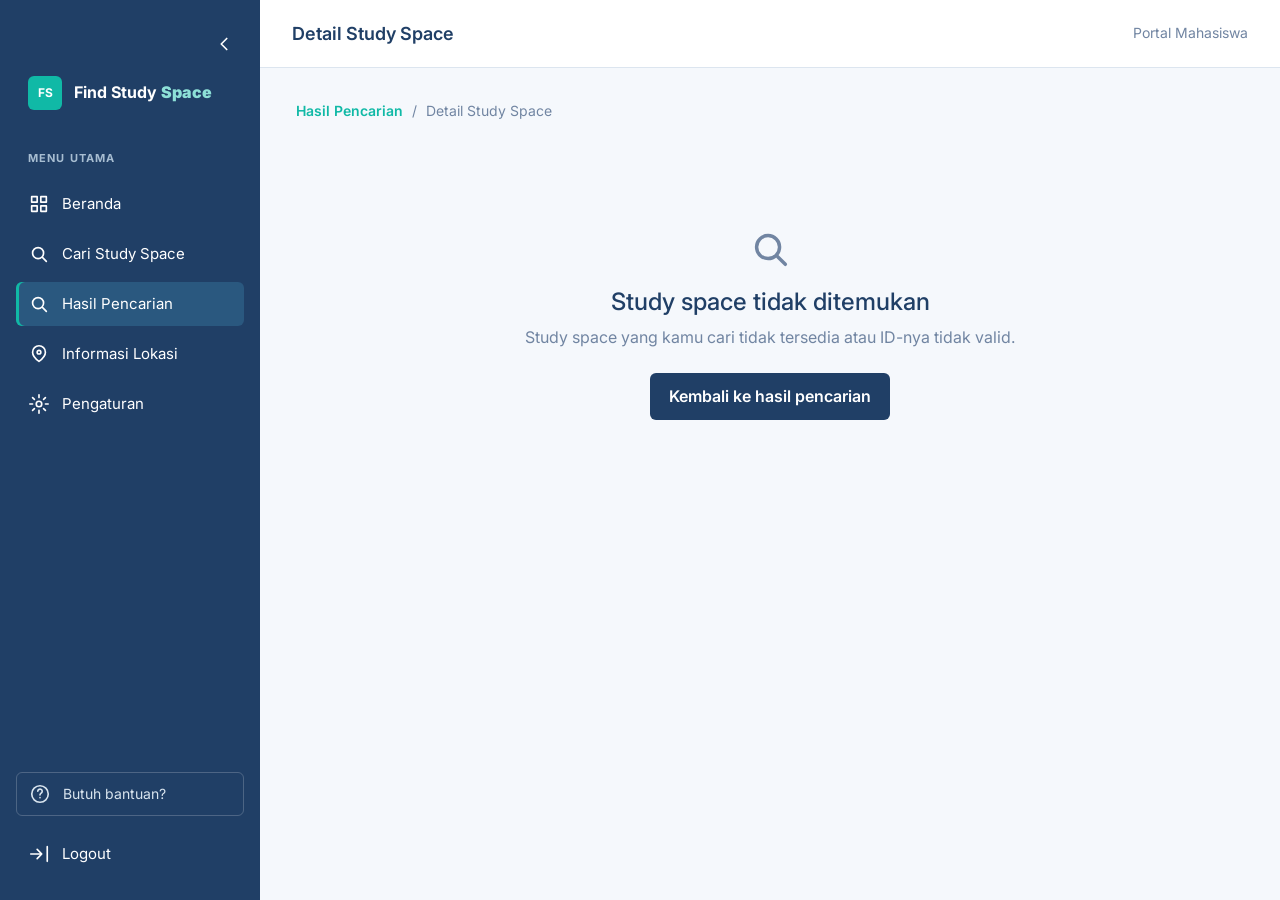
<file: pages/detail.html>
<!doctype html>
<html lang="id">

<head>
    <meta charset="UTF-8">
    <meta name="viewport" content="width=device-width,initial-scale=1">
    <meta name="description" content="Detail study space">
    <title>Detail Study Space | Find Study Space</title>
    <script src="../assets/js/theme.js"></script>
    <link rel="stylesheet" href="https://cdn.jsdelivr.net/npm/bootstrap@5.3.8/dist/css/bootstrap.min.css"
        integrity="sha384-sRIl4kxILFvY47J16cr9ZwB07vP4J8+LH7qKQnuqkuIAvNWLzeN8tE5YBujZqJLB" crossorigin="anonymous">
    <link rel="stylesheet" href="../assets/css/global.css">
    <link rel="stylesheet" href="../assets/css/components/sidebar.css">
    <link rel="stylesheet" href="../assets/css/components/navbar.css">
    <link rel="stylesheet" href="../assets/css/detail.css">
</head>

<body class="detail-page">
    <main class="main-content">
        <div class="detail-content">
            <nav class="detail-breadcrumb" aria-label="Breadcrumb">
                <a href="results.html">Hasil Pencarian</a>
                <span aria-hidden="true">/</span>
                <span aria-current="page">Detail Study Space</span>
            </nav>
            <section id="detailView" aria-labelledby="spaceName" hidden>
                <div class="detail-heading-row">
                    <div>
                        <p class="eyebrow">STUDY SPACE</p>
                        <h1 id="spaceName"></h1>
                        <p class="detail-location" id="spaceLocation"></p>
                    </div><a class="button button--secondary" href="results.html">Kembali ke hasil</a>
                </div>
                <div class="detail-hero"><img id="spaceImage" alt="">
                    <div class="detail-summary"><span class="availability" id="spaceStatus"></span>
                        <div><strong id="spaceCapacity"></strong><small>Kapasitas maksimum</small></div>
                        <div><strong id="spaceHours"></strong><small>Jam operasional</small></div>
                    </div>
                </div>
                <div class="detail-grid">
                    <article class="detail-card">
                        <p class="eyebrow">TENTANG RUANG</p>
                        <h2 class="section-heading">Informasi study space</h2>
                        <p id="spaceDescription" class="supporting-text"></p>
                        <div class="facility-list" id="facilityList"></div>
                    </article>
                    <aside class="detail-card location-card">
                        <p class="eyebrow">INFORMASI LOKASI</p>
                        <h2 class="section-heading" id="buildingName"></h2>
                        <p class="supporting-text" id="floorName"></p>
                        <p class="supporting-text">Lokasi berada di area kampus yang mudah dijangkau dari jalur utama
                            mahasiswa.</p><a class="button" id="directionLink" href="location.html">Lihat Petunjuk
                            Arah</a>
                    </aside>
                </div>
                <section class="other-spaces">
                    <div class="detail-section-heading">
                        <div>
                            <p class="eyebrow">PILIHAN LAIN</p>
                            <h2 class="section-heading">Study space lainnya</h2>
                        </div><a href="search.html">Cari ruang lain</a>
                    </div>
                    <div class="other-grid" id="otherSpaces"></div>
                </section>
            </section>
            <section class="detail-empty" id="notFound"><svg class="icon" viewBox="0 0 24 24">
                    <circle cx="11" cy="11" r="6" />
                    <path d="m16 16 4 4" />
                </svg>
                <h2>Study space tidak ditemukan</h2>
                <p>Study space yang kamu cari tidak tersedia atau ID-nya tidak valid.</p><a class="button"
                    href="results.html">Kembali ke hasil pencarian</a>
            </section>
        </div>
    </main>
    <script type="module" src="../js/detail.js"></script>
</body>

</html>
</file>
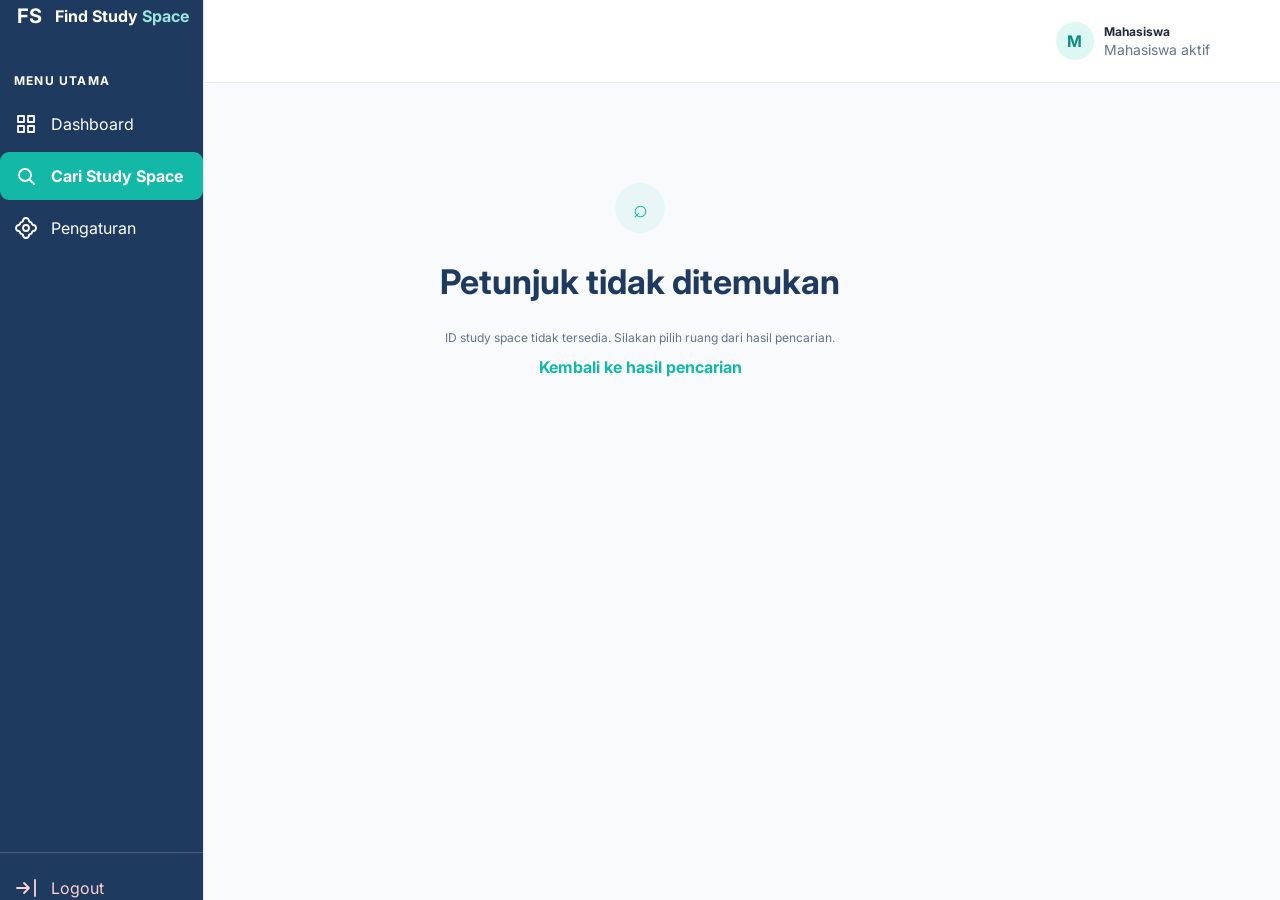
<file: pages/directions.html>
<!DOCTYPE html>
<html lang="id">

<head>
    <meta charset="UTF-8">
    <meta name="viewport" content="width=device-width, initial-scale=1.0">
    <title>Petunjuk Menuju Lokasi | Find Study Space</title>
    <link rel="preconnect" href="https://fonts.googleapis.com">
    <link rel="preconnect" href="https://fonts.gstatic.com" crossorigin>
    <link href="https://fonts.googleapis.com/css2?family=Inter:wght@400;500;600;700;800&display=swap" rel="stylesheet">
    <link rel="stylesheet" href="../css/directions.css">
    <link rel="stylesheet" href="../css/readability.css">
</head>

<body class="directions-page"><button class="sidebar-backdrop" type="button" aria-label="Tutup menu"></button>
    <aside class="sidebar"><a class="sidebar-brand" href="../index.html"><span class="brand-mark">⌂</span><span>Find
                Study <b>Space</b></span></a>
        <nav class="sidebar-nav" aria-label="Navigasi dashboard">
            <p class="nav-label">MENU UTAMA</p><a class="nav-item" href="dashboard.html"><span>▦</span>Dashboard</a><a
                class="nav-item" href="search.html"><span>⌕</span>Cari Study Space</a><a class="nav-item"
                href="search.html?filter=favorite"><span>♡</span>Study Space Favorit</a><a class="nav-item active"
                href="location.html"><span>⌖</span>Informasi Lokasi</a>
            <p class="nav-label nav-label-spaced">AKUN</p><a class="nav-item"
                href="#pengaturan"><span>⚙</span>Pengaturan</a>
        </nav><a class="logout-link" href="login.html"><span>↪</span>Logout</a>
    </aside>
    <main class="main-content">
        <header class="topbar"><button class="mobile-menu" type="button" aria-label="Buka menu"
                aria-expanded="false">☰</button>
            <div class="user-profile">
                <div class="avatar">M</div>
                <div><strong>Mahasiswa</strong><small>Mahasiswa aktif</small></div>
            </div>
        </header>
        <div class="content-wrap" id="directionsContent">
            <div class="breadcrumb"><a href="dashboard.html">Dashboard</a><span>›</span><a href="search.html">Cari Study
                    Space</a><span>›</span><a id="detailCrumb" href="#">Detail Study Space</a><span>›</span><a
                    id="locationCrumb" href="#">Informasi Lokasi</a><span>›</span><strong>Petunjuk Menuju
                    Lokasi</strong></div>
            <section class="page-heading">
                <p class="eyebrow">NAVIGASI KAMPUS</p>
                <h1>Petunjuk Menuju Lokasi</h1>
                <p>Ikuti langkah sederhana berikut untuk menemukan ruang belajar pilihanmu.</p>
            </section>
            <section class="destination-card">
                <div class="destination-icon">⌖</div>
                <div>
                    <p class="eyebrow">TUJUAN PERJALANAN</p>
                    <h2 id="spaceName"></h2>
                    <p id="destinationText"></p>
                </div>
            </section>
            <div class="directions-layout">
                <section class="map-card">
                    <div class="map-head">
                        <div>
                            <h2>Jalur Menuju Tujuan</h2>
                            <p>Rute ilustratif dari gerbang utama kampus.</p>
                        </div><span class="map-legend"><i></i> Jalur perjalanan</span>
                    </div>
                    <div class="campus-map"><span class="road road-horizontal"></span><span
                            class="road road-vertical"></span><span class="path path-one"></span><span
                            class="path path-two"></span><span class="path path-three"></span>
                        <div class="map-area area-north">AREA UTARA</div>
                        <div class="map-area area-south">AREA SELATAN</div>
                        <div class="map-building library"><b>Perpustakaan</b><small>Gedung</small></div>
                        <div class="map-building engineering"><b>Fakultas Teknik</b><small>Gedung</small></div>
                        <div class="map-building student-center"><b>Student Center</b><small>Gedung</small></div>
                        <div class="map-building canteen"><b>Kantin Kampus</b><small>Gedung</small></div>
                        <div class="map-park">Taman Kampus</div>
                        <div class="start-pin"><span>A</span><b>Gerbang Utama</b></div>
                        <div class="target-pin" id="targetPin"><span>⌖</span><b id="targetLabel"></b></div>
                        <div class="map-compass">N<br><strong>↑</strong></div>
                    </div>
                    <p class="map-disclaimer">Denah dan jalur ini merupakan ilustrasi untuk membantu orientasi umum,
                        bukan peta kampus akurat.</p>
                </section>
                <aside class="steps-card">
                    <p class="eyebrow">LANGKAH PERJALANAN</p>
                    <h2 id="stepsTitle"></h2>
                    <ol id="stepsList"></ol><a class="location-button" id="locationLink" href="#">Kembali ke Informasi
                        Lokasi</a><a class="back-detail" id="detailLink" href="#">← Kembali ke Detail</a>
                </aside>
            </div>
        </div>
        <section class="not-found" id="notFound" hidden>
            <div>⌕</div>
            <h1>Petunjuk tidak ditemukan</h1>
            <p>ID study space tidak tersedia. Silakan pilih ruang dari hasil pencarian.</p><a
                href="results.html">Kembali ke hasil pencarian</a>
        </section>
    </main>
    <script src="../js/data.js"></script>
    <script src="../js/directions.js"></script>
    <script src="../js/sidebar.js"></script>
    <script>document.querySelector('.mobile-menu')?.addEventListener('click', () => { const side = document.querySelector('.sidebar'), back = document.querySelector('.sidebar-backdrop'), open = side.classList.toggle('open'); back.classList.toggle('show', open) }); document.querySelector('.sidebar-backdrop')?.addEventListener('click', () => { document.querySelector('.sidebar').classList.remove('open'); document.querySelector('.sidebar-backdrop').classList.remove('show') });</script>
</body>

</html>
</file>
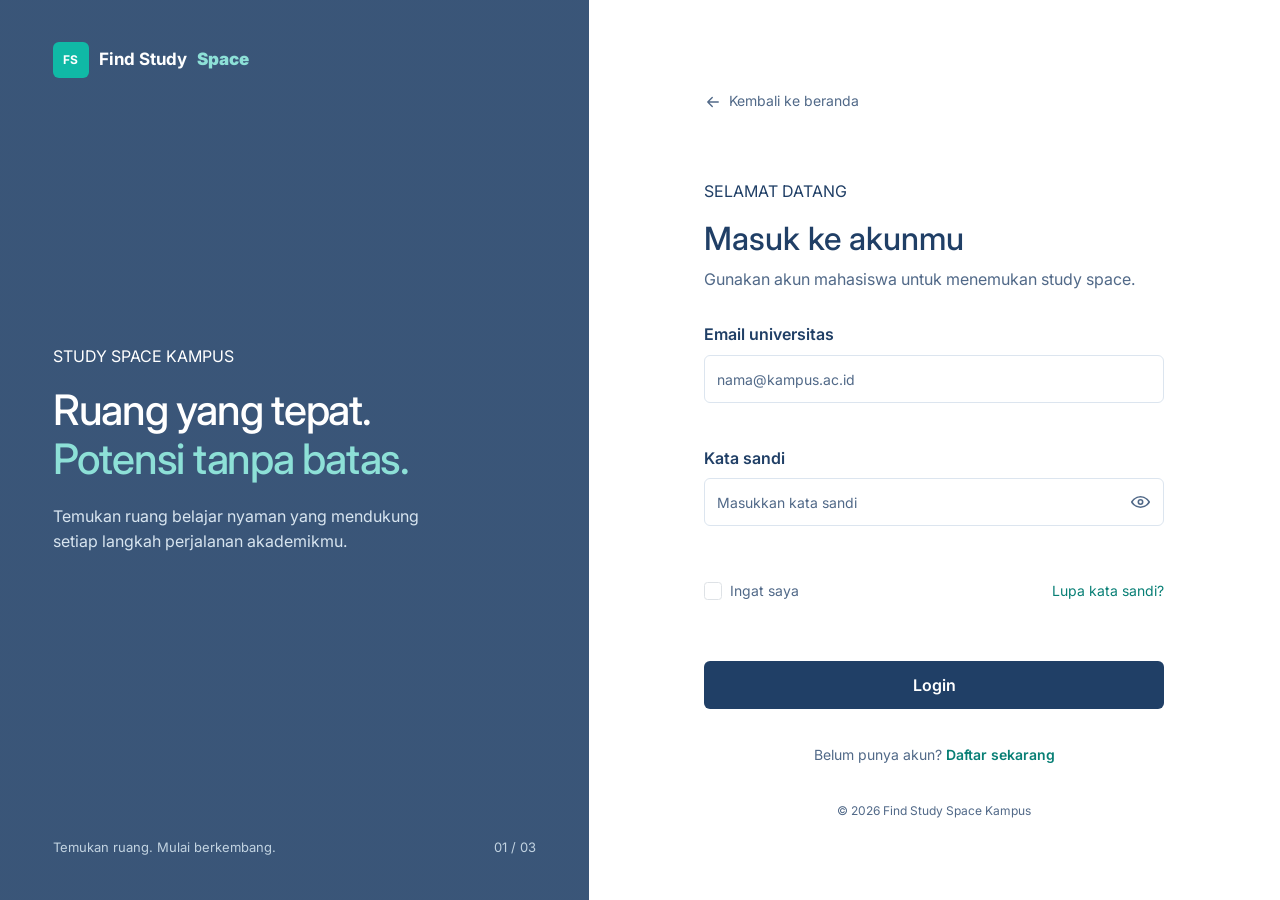
<file: pages/login.html>
<!doctype html>
<html lang="id">

<head>
    <meta charset="UTF-8">
    <meta name="viewport" content="width=device-width,initial-scale=1">
    <title>Login | Find Study Space</title>

    <script src="../assets/js/theme.js"></script>

    <!-- Bootstrap 5.3.8 CSS -->
    <link rel="stylesheet" href="https://cdn.jsdelivr.net/npm/bootstrap@5.3.8/dist/css/bootstrap.min.css"
        integrity="sha384-sRIl4kxILFvY47J16cr9ZwB07vP4J8+LH7qKQnuqkuIAvNWLzeN8tE5YBujZqJLB" crossorigin="anonymous">

    <!-- Custom project CSS (design system + auth styles) -->
    <link rel="stylesheet" href="../assets/css/global.css">
    <link rel="stylesheet" href="../assets/css/auth.css">
    <link rel="stylesheet" href="../assets/css/login.css">
</head>

<body class="auth-page login-page">
    <main class="auth-layout">

        <!-- ===== Panel Kiri: Visual ===== -->
        <section class="auth-visual">
            <a class="auth-brand" href="../index.html">
                <span>FS</span>Find Study <b>Space</b>
            </a>

            <div class="auth-visual__copy">
                <p class="eyebrow">STUDY SPACE KAMPUS</p>
                <h1>Ruang yang tepat.<br><span>Potensi tanpa batas.</span></h1>
                <p>Temukan ruang belajar nyaman yang mendukung setiap langkah perjalanan akademikmu.</p>
            </div>

            <div class="auth-visual__footer">
                <span>Temukan ruang. Mulai berkembang.</span>
                <span>01 / 03</span>
            </div>
        </section>

        <!-- ===== Panel Kanan: Form Login ===== -->
        <section class="auth-panel">
            <div class="auth-card">

                <!-- Tombol Kembali -->
                <a class="auth-back" href="../index.html">
                    <svg class="icon" viewBox="0 0 24 24">
                        <path d="M19 12H5M11 18l-6-6 6-6" />
                    </svg>
                    Kembali ke beranda
                </a>

                <!-- Heading -->
                <div class="auth-heading">
                    <p class="eyebrow">SELAMAT DATANG</p>
                    <h2>Masuk ke akunmu</h2>
                    <p>Gunakan akun mahasiswa untuk menemukan study space.</p>
                </div>

                <!-- Form Login -->
                <form id="loginForm" novalidate>

                    <!-- Field Email -->
                    <div class="auth-field">
                        <label for="email" class="form-label">Email universitas</label>
                        <input class="form-input form-control" id="email" type="email" placeholder="nama@kampus.ac.id"
                            autocomplete="email" aria-describedby="emailError" aria-invalid="false">
                        <span class="field-error" id="emailError" role="alert"></span>
                    </div>

                    <!-- Field Password -->
                    <div class="auth-field">
                        <label for="password" class="form-label">Kata sandi</label>
                        <div class="password-field">
                            <input class="form-input form-control" id="password" type="password"
                                placeholder="Masukkan kata sandi" autocomplete="current-password"
                                aria-describedby="passwordError" aria-invalid="false">
                            <button class="password-toggle" id="passwordToggle" type="button"
                                aria-label="Tampilkan kata sandi">
                                <svg class="icon" viewBox="0 0 24 24" id="eyeIcon">
                                    <path d="M2 12s3.5-6 10-6 10 6 10 6-3.5 6-10 6-10-6-10-6Z" />
                                    <circle cx="12" cy="12" r="2.5" />
                                </svg>
                            </button>
                        </div>
                        <span class="field-error" id="passwordError" role="alert"></span>
                    </div>

                    <!-- Opsi: Ingat Saya & Lupa Kata Sandi -->
                    <div class="auth-options d-flex justify-content-between align-items-center">
                        <label class="d-flex align-items-center gap-2 mb-0">
                            <input type="checkbox" class="form-check-input mt-0" id="rememberMe">
                            <span>Ingat saya</span>
                        </label>
                        <a href="#" id="forgotPassword">Lupa kata sandi?</a>
                    </div>

                    <!-- Status Login -->
                    <p class="auth-status" id="loginStatus" role="status" aria-live="polite"></p>

                    <!-- Tombol Submit -->
                    <button class="btn button auth-submit w-100" type="submit">
                        Login
                    </button>

                </form>

                <!-- Link Daftar -->
                <p class="auth-switch mt-4 text-center">
                    Belum punya akun? <a href="register.html">Daftar sekarang</a>
                </p>

            </div>

            <p class="auth-copyright">© 2026 Find Study Space Kampus</p>
        </section>

    </main>

    <!-- Bootstrap 5.3.8 JS Bundle (Popper included) -->
    <script src="https://cdn.jsdelivr.net/npm/bootstrap@5.3.8/dist/js/bootstrap.bundle.min.js"
        integrity="sha384-FKyoEForCGlyvwx9Hj09JcYn3nv7wiPVlz7YYwJrWVcXK/BmnVDxM+D2scQbITxI" crossorigin="anonymous">
        </script>

    <!-- Login logic (JS murni — tidak ada perubahan) -->
    <script src="../js/login.js"></script>
</body>

</html>
</file>
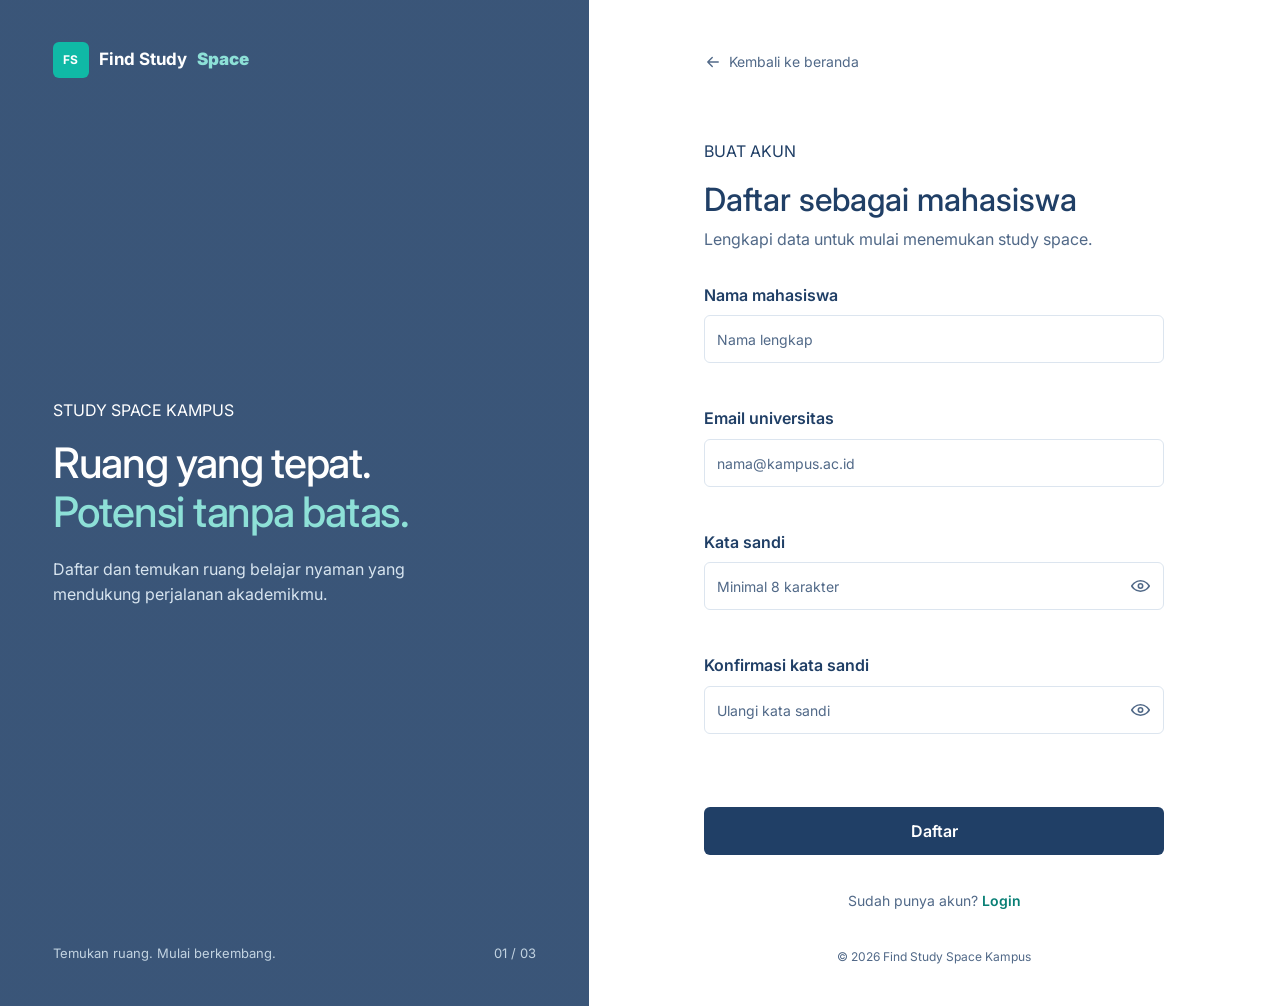
<file: pages/register.html>
<!doctype html>
<html lang="id">

<head>
    <meta charset="UTF-8">
    <meta name="viewport" content="width=device-width,initial-scale=1">
    <title>Daftar | Find Study Space</title>

    <script src="../assets/js/theme.js"></script>

    <!-- Bootstrap 5.3.8 CSS -->
    <link rel="stylesheet" href="https://cdn.jsdelivr.net/npm/bootstrap@5.3.8/dist/css/bootstrap.min.css"
        integrity="sha384-sRIl4kxILFvY47J16cr9ZwB07vP4J8+LH7qKQnuqkuIAvNWLzeN8tE5YBujZqJLB" crossorigin="anonymous">

    <!-- Custom project CSS -->
    <link rel="stylesheet" href="../assets/css/global.css">
    <link rel="stylesheet" href="../assets/css/auth.css">
    <link rel="stylesheet" href="../assets/css/register.css">
</head>

<body class="auth-page register-page">
    <main class="auth-layout">

        <!-- ===== Panel Kiri: Visual ===== -->
        <section class="auth-visual">
            <a class="auth-brand" href="../index.html">
                <span>FS</span>Find Study <b>Space</b>
            </a>

            <div class="auth-visual__copy">
                <p class="eyebrow">STUDY SPACE KAMPUS</p>
                <h1>Ruang yang tepat.<br><span>Potensi tanpa batas.</span></h1>
                <p>Daftar dan temukan ruang belajar nyaman yang mendukung perjalanan akademikmu.</p>
            </div>

            <div class="auth-visual__footer">
                <span>Temukan ruang. Mulai berkembang.</span>
                <span>01 / 03</span>
            </div>
        </section>

        <!-- ===== Panel Kanan: Form Register ===== -->
        <section class="auth-panel">
            <div class="auth-card">

                <!-- Tombol Kembali -->
                <a class="auth-back" href="../index.html">
                    <svg class="icon" viewBox="0 0 24 24">
                        <path d="M19 12H5M11 18l-6-6 6-6" />
                    </svg>
                    Kembali ke beranda
                </a>

                <!-- Heading -->
                <div class="auth-heading">
                    <p class="eyebrow">BUAT AKUN</p>
                    <h2>Daftar sebagai mahasiswa</h2>
                    <p>Lengkapi data untuk mulai menemukan study space.</p>
                </div>

                <!-- Form Register -->
                <form id="registerForm" novalidate>

                    <!-- Field Nama -->
                    <div class="auth-field">
                        <label for="fullName" class="form-label">Nama mahasiswa</label>
                        <input class="form-input form-control" id="fullName" type="text" placeholder="Nama lengkap"
                            autocomplete="name" aria-describedby="fullNameError" aria-invalid="false">
                        <span class="field-error" id="fullNameError" role="alert"></span>
                    </div>

                    <!-- Field Email -->
                    <div class="auth-field">
                        <label for="registerEmail" class="form-label">Email universitas</label>
                        <input class="form-input form-control" id="registerEmail" type="email"
                            placeholder="nama@kampus.ac.id" autocomplete="email" aria-describedby="registerEmailError"
                            aria-invalid="false">
                        <span class="field-error" id="registerEmailError" role="alert"></span>
                    </div>

                    <!-- Field Password -->
                    <div class="auth-field">
                        <label for="registerPassword" class="form-label">Kata sandi</label>
                        <div class="password-field">
                            <input class="form-input form-control" id="registerPassword" type="password"
                                placeholder="Minimal 8 karakter" autocomplete="new-password"
                                aria-describedby="registerPasswordError" aria-invalid="false">
                            <button class="password-toggle" type="button" data-target="registerPassword"
                                aria-label="Tampilkan kata sandi">
                                <svg class="icon" viewBox="0 0 24 24" id="eyeIconPassword">
                                    <path d="M2 12s3.5-6 10-6 10 6 10 6-3.5 6-10 6-10-6-10-6Z" />
                                    <circle cx="12" cy="12" r="2.5" />
                                </svg>
                            </button>
                        </div>
                        <span class="field-error" id="registerPasswordError" role="alert"></span>
                    </div>

                    <!-- Field Konfirmasi Password -->
                    <div class="auth-field">
                        <label for="confirmPassword" class="form-label">Konfirmasi kata sandi</label>
                        <div class="password-field">
                            <input class="form-input form-control" id="confirmPassword" type="password"
                                placeholder="Ulangi kata sandi" autocomplete="new-password"
                                aria-describedby="confirmPasswordError" aria-invalid="false">
                            <button class="password-toggle" type="button" data-target="confirmPassword"
                                aria-label="Tampilkan kata sandi">
                                <svg class="icon" viewBox="0 0 24 24" id="eyeIconConfirm">
                                    <path d="M2 12s3.5-6 10-6 10 6 10 6-3.5 6-10 6-10-6-10-6Z" />
                                    <circle cx="12" cy="12" r="2.5" />
                                </svg>
                            </button>
                        </div>
                        <span class="field-error" id="confirmPasswordError" role="alert"></span>
                    </div>

                    <!-- Status Register -->
                    <p class="auth-status" id="registerStatus" role="status" aria-live="polite"></p>

                    <!-- Tombol Submit -->
                    <button class="btn button auth-submit w-100" type="submit">
                        Daftar
                    </button>

                </form>

                <!-- Link Login -->
                <p class="auth-switch mt-4 text-center">
                    Sudah punya akun? <a href="login.html">Login</a>
                </p>

            </div>

            <p class="auth-copyright">© 2026 Find Study Space Kampus</p>
        </section>

    </main>

    <!-- Bootstrap 5.3.8 JS Bundle -->
    <script src="https://cdn.jsdelivr.net/npm/bootstrap@5.3.8/dist/js/bootstrap.bundle.min.js"
        integrity="sha384-FKyoEForCGlyvwx9Hj09JcYn3nv7wiPVlz7YYwJrWVcXK/BmnVDxM+D2scQbITxI" crossorigin="anonymous">
        </script>

    <!-- Register logic -->
    <script src="../js/register.js"></script>
</body>

</html>
</file>
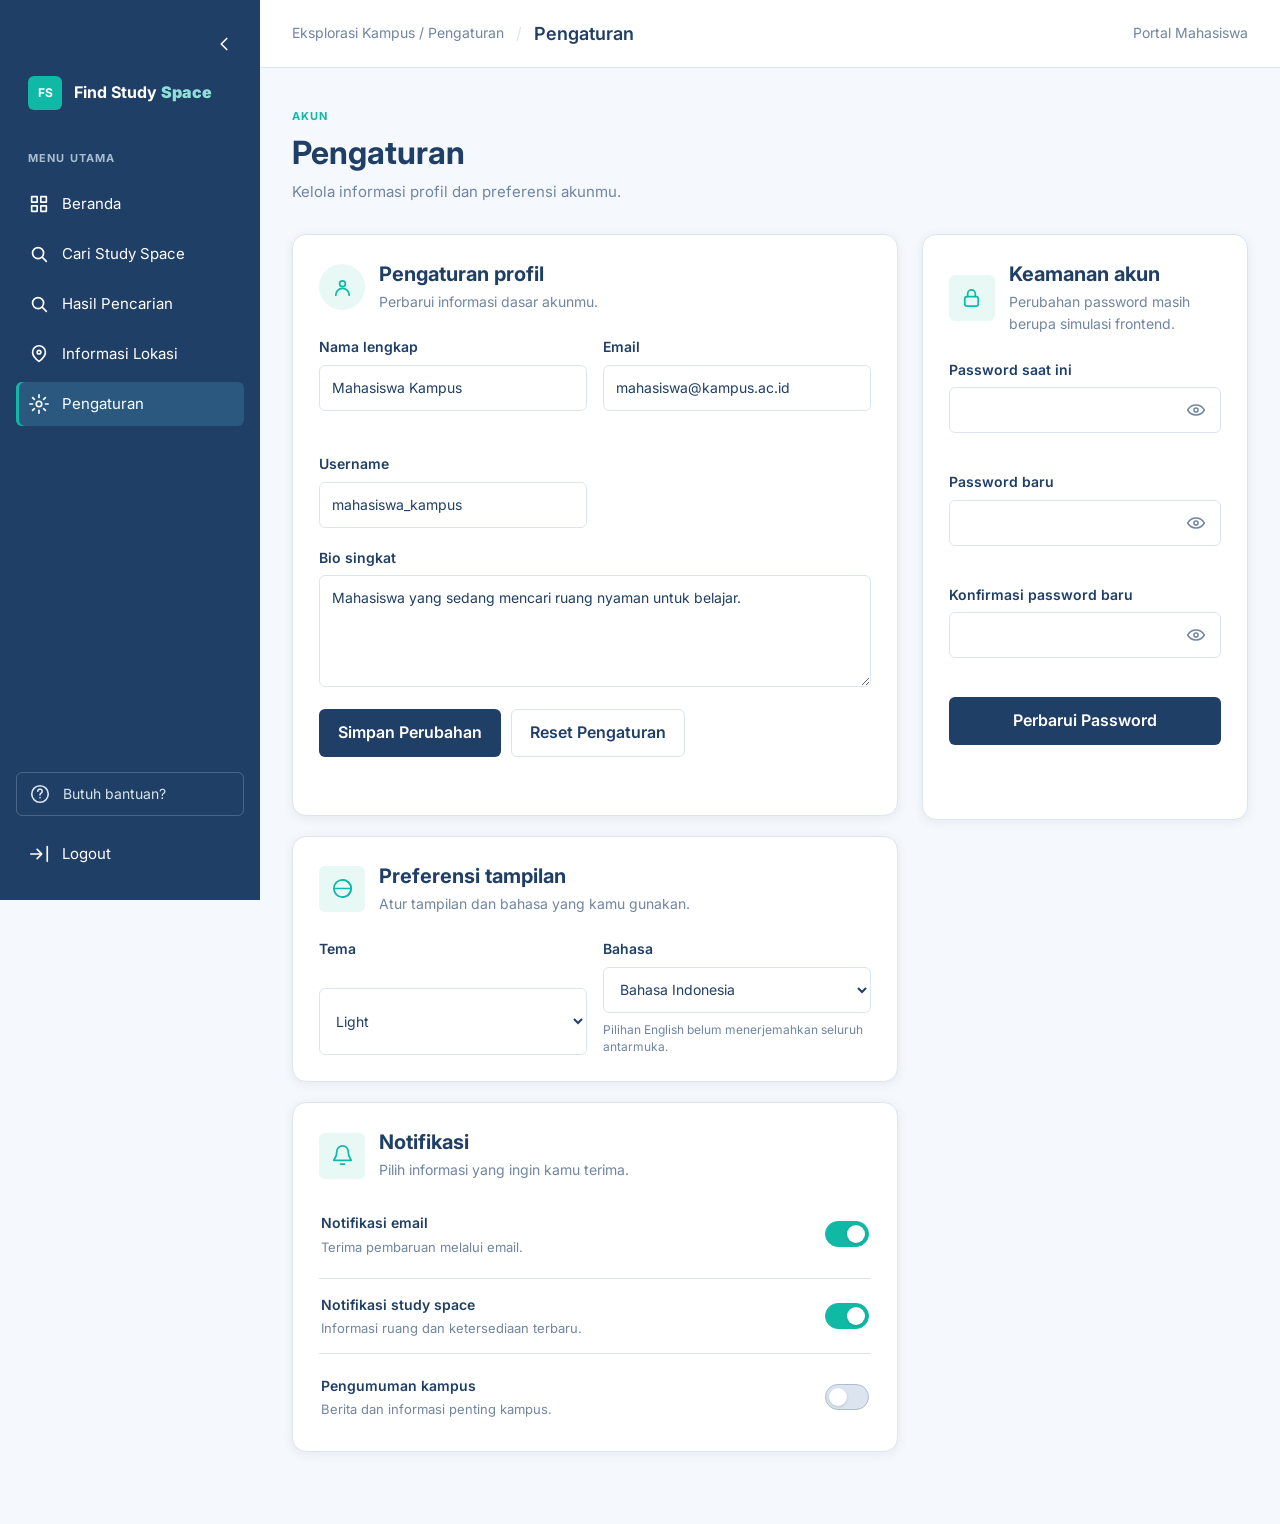
<file: pages/settings.html>
<!doctype html>
<html lang="id">

<head>
    <meta charset="UTF-8">
    <meta name="viewport" content="width=device-width,initial-scale=1">
    <meta name="description" content="Pengaturan akun Find Study Space">
    <title>Pengaturan | Find Study Space</title>
    <script src="../assets/js/theme.js"></script>
    <link rel="stylesheet" href="https://cdn.jsdelivr.net/npm/bootstrap@5.3.8/dist/css/bootstrap.min.css"
        integrity="sha384-sRIl4kxILFvY47J16cr9ZwB07vP4J8+LH7qKQnuqkuIAvNWLzeN8tE5YBujZqJLB"
        crossorigin="anonymous">
    <link rel="stylesheet" href="../assets/css/global.css">
    <link rel="stylesheet" href="../assets/css/components/sidebar.css">
    <link rel="stylesheet" href="../assets/css/components/navbar.css">
    <link rel="stylesheet" href="../assets/css/settings.css">
</head>

<body>
    <main class="main-content">
        <div class="settings-content">
            <header class="settings-header">
                <p class="eyebrow">AKUN</p>
                <h2>Pengaturan</h2>
                <p>Kelola informasi profil dan preferensi akunmu.</p>
            </header>

            <div class="settings-layout">
                <section class="settings-main" aria-label="Profil dan preferensi">
                    <article class="settings-card profile-card" aria-labelledby="profileHeading">
                        <div class="card-title">
                            <div class="avatar-placeholder" aria-hidden="true">
                                <svg class="icon" viewBox="0 0 24 24">
                                    <circle cx="12" cy="8" r="3" />
                                    <path d="M5 20a7 7 0 0 1 14 0" />
                                </svg>
                            </div>
                            <div>
                                <h2 class="section-heading" id="profileHeading">Pengaturan profil</h2>
                                <p class="supporting-text">Perbarui informasi dasar akunmu.</p>
                            </div>
                        </div>

                        <form id="profileForm" novalidate>
                            <div class="form-grid">
                                <label class="settings-field">
                                    Nama lengkap
                                    <input class="form-input" id="fullName" value="Mahasiswa Kampus">
                                    <span class="field-error" id="nameError"></span>
                                </label>
                                <label class="settings-field">
                                    Email
                                    <input class="form-input" id="email" type="email"
                                        value="mahasiswa@kampus.ac.id">
                                    <span class="field-error" id="emailError"></span>
                                </label>
                                <label class="settings-field">
                                    Username
                                    <input class="form-input" id="username" value="mahasiswa_kampus">
                                </label>
                                <label class="settings-field form-grid__full">
                                    Bio singkat
                                    <textarea class="form-input" id="bio" rows="3"
                                        placeholder="Ceritakan sedikit tentang kamu">Mahasiswa yang sedang mencari ruang nyaman untuk belajar.</textarea>
                                </label>
                            </div>

                            <div class="form-actions">
                                <button class="button" type="submit">Simpan Perubahan</button>
                                <button class="button button--secondary" id="resetSettings" type="button">
                                    Reset Pengaturan
                                </button>
                            </div>
                            <p class="settings-status" id="profileStatus" role="status"></p>
                        </form>
                    </article>

                    <article class="settings-card" aria-labelledby="appearanceHeading">
                        <div class="card-title">
                            <div class="setting-icon" aria-hidden="true">
                                <svg class="icon" viewBox="0 0 24 24">
                                    <circle cx="12" cy="12" r="9" />
                                    <path d="M12 3a9 9 0 0 1 0 18M3 12h18" />
                                </svg>
                            </div>
                            <div>
                                <h2 class="section-heading" id="appearanceHeading">Preferensi tampilan</h2>
                                <p class="supporting-text">Atur tampilan dan bahasa yang kamu gunakan.</p>
                            </div>
                        </div>

                        <div class="preference-grid">
                            <label class="settings-field">
                                Tema
                                <select class="form-input" id="themeSelect">
                                    <option value="light">Light</option>
                                    <option value="dark">Dark</option>
                                </select>
                            </label>
                            <label class="settings-field">
                                Bahasa
                                <select class="form-input" id="languageSelect">
                                    <option value="id">Bahasa Indonesia</option>
                                    <option value="en">English</option>
                                </select>
                                <span class="field-hint">Pilihan English belum menerjemahkan seluruh antarmuka.</span>
                            </label>
                        </div>
                    </article>

                    <article class="settings-card" aria-labelledby="notificationHeading">
                        <div class="card-title">
                            <div class="setting-icon" aria-hidden="true">
                                <svg class="icon" viewBox="0 0 24 24">
                                    <path d="M18 8a6 6 0 0 0-12 0c0 7-3 7-3 9h18c0-2-3-2-3-9ZM10 21h4" />
                                </svg>
                            </div>
                            <div>
                                <h2 class="section-heading" id="notificationHeading">Notifikasi</h2>
                                <p class="supporting-text">Pilih informasi yang ingin kamu terima.</p>
                            </div>
                        </div>

                        <div class="toggle-list">
                            <label class="toggle-row">
                                <span>
                                    <strong>Notifikasi email</strong>
                                    <small>Terima pembaruan melalui email.</small>
                                </span>
                                <input type="checkbox" data-setting="emailNotification" checked>
                                <i class="toggle-ui" aria-hidden="true"></i>
                            </label>
                            <label class="toggle-row">
                                <span>
                                    <strong>Notifikasi study space</strong>
                                    <small>Informasi ruang dan ketersediaan terbaru.</small>
                                </span>
                                <input type="checkbox" data-setting="spaceNotification" checked>
                                <i class="toggle-ui" aria-hidden="true"></i>
                            </label>
                            <label class="toggle-row">
                                <span>
                                    <strong>Pengumuman kampus</strong>
                                    <small>Berita dan informasi penting kampus.</small>
                                </span>
                                <input type="checkbox" data-setting="campusNotification">
                                <i class="toggle-ui" aria-hidden="true"></i>
                            </label>
                        </div>
                    </article>
                </section>

                <aside class="settings-side">
                    <article class="settings-card security-card" aria-labelledby="securityHeading">
                        <div class="card-title">
                            <div class="setting-icon" aria-hidden="true">
                                <svg class="icon" viewBox="0 0 24 24">
                                    <rect x="5" y="10" width="14" height="10" rx="2" />
                                    <path d="M8 10V7a4 4 0 0 1 8 0v3" />
                                </svg>
                            </div>
                            <div>
                                <h2 class="section-heading" id="securityHeading">Keamanan akun</h2>
                                <p class="supporting-text">Perubahan password masih berupa simulasi frontend.</p>
                            </div>
                        </div>

                        <form id="passwordForm" novalidate>
                            <label class="settings-field">
                                Password saat ini
                                <span class="password-field">
                                    <input class="form-input" id="currentPassword" type="password">
                                    <button class="password-toggle" type="button" data-target="currentPassword"
                                        aria-label="Tampilkan password">
                                        <svg class="icon" viewBox="0 0 24 24" aria-hidden="true">
                                            <path d="M2 12s3.5-6 10-6 10 6 10 6-3.5 6-10 6-10-6-10-6Z" />
                                            <circle cx="12" cy="12" r="2.5" />
                                        </svg>
                                    </button>
                                </span>
                                <span class="field-error" id="currentError"></span>
                            </label>
                            <label class="settings-field">
                                Password baru
                                <span class="password-field">
                                    <input class="form-input" id="newPassword" type="password">
                                    <button class="password-toggle" type="button" data-target="newPassword"
                                        aria-label="Tampilkan password">
                                        <svg class="icon" viewBox="0 0 24 24" aria-hidden="true">
                                            <path d="M2 12s3.5-6 10-6 10 6 10 6-3.5 6-10 6-10-6-10-6Z" />
                                            <circle cx="12" cy="12" r="2.5" />
                                        </svg>
                                    </button>
                                </span>
                                <span class="field-error" id="newError"></span>
                            </label>
                            <label class="settings-field">
                                Konfirmasi password baru
                                <span class="password-field">
                                    <input class="form-input" id="confirmPassword" type="password">
                                    <button class="password-toggle" type="button" data-target="confirmPassword"
                                        aria-label="Tampilkan password">
                                        <svg class="icon" viewBox="0 0 24 24" aria-hidden="true">
                                            <path d="M2 12s3.5-6 10-6 10 6 10 6-3.5 6-10 6-10-6-10-6Z" />
                                            <circle cx="12" cy="12" r="2.5" />
                                        </svg>
                                    </button>
                                </span>
                                <span class="field-error" id="confirmError"></span>
                            </label>
                            <button class="button" type="submit">Perbarui Password</button>
                            <p class="settings-status" id="passwordStatus" role="status"></p>
                        </form>
                    </article>
                </aside>
            </div>
        </div>
    </main>
    <script type="module" src="../js/settings.js"></script>
</body>

</html>
</file>
<file: assets/css/global.css>
@import url('https://fonts.googleapis.com/css2?family=Inter:wght@400;500;600;700&display=swap');
:root {
  --color-primary: #203F66; --color-accent: #10B9A6; --color-background: #F5F8FC;
  --color-surface: #FFFFFF; --color-text-primary: #203F66; --color-text-secondary: #7185A2;
  --color-border: #DCE5EF; --color-accent-soft: #E7F8F5; --color-sidebar-active: #2A587F;
  --color-form-background: #FFFFFF; --color-form-text: #203F66; --color-form-placeholder: #A6B2C0;
  --color-form-border: #DCE5EF; --color-form-focus: #E7F8F5;
  --color-background-hero: #eef5fb; --color-background-muted: #f8fafc; --color-surface-hover: #f0f4f8;
  --color-success: #087f75; --color-error: #c24141; --color-error-form: #b8323c;
  --color-background-unavailable: #fff0f0; color-scheme: light;
  --font-family: Inter, ui-sans-serif, system-ui, sans-serif;
  --font-size-body: 16px; --font-size-page: 32px; --font-size-section: 24px; --font-size-card: 20px; --font-size-supporting: 14px;
  --space-1: 4px; --space-2: 8px; --space-3: 12px; --space-4: 16px; --space-5: 20px; --space-6: 24px; --space-8: 32px; --space-10: 40px;
  --radius-sm: 6px; --radius-md: 10px; --radius-lg: 14px; --shadow-subtle: 0 2px 12px rgba(32,63,102,.07);
  --icon-sm: 18px; --icon-md: 22px; --icon-lg: 28px;
  --sidebar-width-expanded: 260px; --sidebar-width-collapsed: 76px; --sidebar-width: var(--sidebar-width-expanded);
}
:root[data-theme="dark"] {
  --color-primary: #203F66; --color-accent: #10B9A6; --color-background: #101C2B;
  --color-surface: #17283B; --color-text-primary: #E8F0F6; --color-text-secondary: #A7B8C9;
  --color-border: #30445A; --color-accent-soft: #143A3A; --color-sidebar-active: #2A587F;
  --color-form-background: #112337; --color-form-text: #E8F0F6; --color-form-placeholder: #9EB2C3;
  --color-form-border: #3A5068; --color-form-focus: #17433F; color-scheme: dark;
  --color-background-hero: #142338; --color-background-muted: #142338; --color-surface-hover: #20364D;
  --color-success: #70D7C8; --color-error: #FF9A9F; --color-error-form: #FF9A9F;
  --color-background-unavailable: #4A252B;
  --shadow-subtle: 0 2px 12px rgba(0,0,0,.24);
}
* { box-sizing: border-box; } html { scroll-behavior: smooth; }
body[data-sidebar-collapsed="true"] { --sidebar-width: var(--sidebar-width-collapsed); }
body { margin: 0; background: var(--color-background); color: var(--color-text-primary); font: var(--font-size-body)/1.6 var(--font-family); }
a { color: inherit; text-decoration: none; } button, input, select { font: inherit; }
.page-heading { margin: 0; font-size: var(--font-size-page); line-height: 1.2; }
.section-heading { margin: 0; font-size: var(--font-size-section); line-height: 1.3; }
.supporting-text { color: var(--color-text-secondary); font-size: var(--font-size-supporting); }
.button { display: inline-flex; align-items: center; justify-content: center; gap: var(--space-2); border: 1px solid transparent; border-radius: var(--radius-sm); padding: 10px 18px; background: var(--color-primary); color: #fff; font-weight: 600; cursor: pointer; }
.button:hover { background: #183451; } .button--secondary { border-color: var(--color-border); background: var(--color-surface); color: var(--color-text-primary); }
.form-input { width: 100%; min-height: 44px; border: 1px solid var(--color-border); border-radius: var(--radius-sm); padding: 0 var(--space-3); outline: 0; background: var(--color-surface); color: var(--color-form-text); }
.form-input:focus { border-color: var(--color-accent); box-shadow: 0 0 0 3px var(--color-accent-soft); }
.study-card { overflow: hidden; border: 1px solid var(--color-border); border-radius: var(--radius-md); background: var(--color-surface); box-shadow: var(--shadow-subtle); }
.study-card__image { display: block; width: 100%; height: 170px; object-fit: cover; } .study-card__body { padding: var(--space-5); }
.study-card__title { margin: 0 0 var(--space-2); font-size: var(--font-size-card); } .study-card__meta { color: var(--color-text-secondary); font-size: var(--font-size-supporting); }
.icon { width: var(--icon-md); height: var(--icon-md); fill: none; stroke: currentColor; stroke-linecap: round; stroke-linejoin: round; stroke-width: 1.8; }
</file>
<file: assets/css/components/sidebar.css>
.sidebar {
    position: fixed;
    inset: 0 auto 0 0;
    z-index: 10;
    display: flex;
    width: var(--sidebar-width);
    flex-direction: column;
    overflow-y: auto;
    padding: var(--space-6) var(--space-4);
    background: var(--color-primary);
    color: #fff;
    transition: width .2s ease;
}

.sidebar__overlay {
    display: none;
}

.sidebar__brand {
    display: flex;
    align-items: center;
    gap: var(--space-3);
    padding: 0 var(--space-3);
    font-weight: 700;
    white-space: nowrap;
}

.sidebar__collapse {
    display: inline-flex;
    width: 40px;
    height: 40px;
    flex: 0 0 auto;
    align-items: center;
    justify-content: center;
    align-self: flex-end;
    margin: 0 0 var(--space-3);
    border: 0;
    border-radius: var(--radius-sm);
    background: transparent;
    color: #fff;
    cursor: pointer;
}

.sidebar__collapse:hover {
    background: var(--color-sidebar-active);
}

.sidebar__collapse-icon {
    width: var(--icon-md);
    height: var(--icon-md);
    fill: none;
    stroke: currentColor;
    stroke-linecap: round;
    stroke-linejoin: round;
    stroke-width: 1.8;
    transition: transform .2s ease;
}

.sidebar__collapse[aria-expanded="false"] .sidebar__collapse-icon {
    transform: rotate(180deg);
}

.sidebar__mark {
    display: grid;
    width: 34px;
    height: 34px;
    place-items: center;
    border-radius: var(--radius-sm);
    background: var(--color-accent);
    font-size: 12px;
}

.sidebar__brand b {
    color: #8DE0D7;
}

.sidebar__nav {
    display: grid;
    gap: 6px;
    margin-top: 40px;
}

.sidebar__label {
    margin: 0 var(--space-3) var(--space-2);
    color: #A7BDD1;
    font-size: 11px;
    font-weight: 700;
    letter-spacing: .1em;
}

.sidebar__link,
.sidebar__help {
    display: flex;
    min-height: 44px;
    align-items: center;
    gap: var(--space-3);
    border-radius: var(--radius-sm);
    padding: 10px var(--space-3);
    font-size: 15px;
}

.sidebar__link:hover,
.sidebar__link[aria-current='page'] {
    background: var(--color-sidebar-active);
}

.sidebar__link[aria-current='page'] {
    box-shadow: inset 3px 0 var(--color-accent);
}

.sidebar__link:focus-visible,
.sidebar__collapse:focus-visible {
    outline: 3px solid #8DE0D7;
    outline-offset: 2px;
}

.sidebar__bottom {
    margin-top: auto;
}

.sidebar__help {
    margin-bottom: var(--space-4);
    border: 1px solid rgba(255, 255, 255, .2);
    color: #D8E4EE;
    font-size: 14px;
}

.sidebar__icon {
    width: var(--icon-md);
    height: var(--icon-md);
    fill: none;
    stroke: currentColor;
    stroke-linecap: round;
    stroke-linejoin: round;
    stroke-width: 1.8;
    flex: 0 0 auto;
}

.sidebar.is-collapsed {
    padding-right: 8px;
    padding-left: 8px;
}

.sidebar.is-collapsed .sidebar__collapse {
    align-self: center;
}

.sidebar.is-collapsed .sidebar__brand {
    justify-content: center;
    padding-right: 0;
    padding-left: 0;
}

.sidebar.is-collapsed .sidebar__nav {
    margin-top: 40px;
}

.sidebar.is-collapsed .sidebar__link,
.sidebar.is-collapsed .sidebar__help {
    justify-content: center;
    padding-right: 8px;
    padding-left: 8px;
}

.sidebar.is-collapsed .sidebar__label,
.sidebar.is-collapsed .sidebar__brand-name,
.sidebar.is-collapsed .sidebar__link-label,
.sidebar.is-collapsed .sidebar__help-label {
    position: absolute;
    width: 1px;
    height: 1px;
    overflow: hidden;
    clip-path: inset(50%);
    white-space: nowrap;
}

.sidebar__tooltip {
    position: fixed;
    z-index: 20;
    max-width: calc(100vw - 16px);
    border-radius: var(--radius-sm);
    padding: 6px 10px;
    background: #102A45;
    box-shadow: 0 2px 8px rgba(0, 0, 0, .2);
    color: #fff;
    font-size: 13px;
    line-height: 1.4;
    pointer-events: none;
    transform: translateY(-50%);
    white-space: nowrap;
}

.main-content {
    min-height: 100vh;
    margin-left: var(--sidebar-width);
    transition: margin-left .2s ease;
}

@media (max-width: 767.98px) {
    body[data-sidebar-collapsed="true"] {
        --sidebar-width: var(--sidebar-width-expanded);
    }

    .sidebar__collapse {
        display: none;
    }

    .sidebar__overlay {
        position: fixed;
        z-index: 9;
        inset: 0;
        display: none;
        border: 0;
        background: rgba(15, 35, 55, .42);
    }

    .sidebar__overlay.is-visible {
        display: block;
    }

    .sidebar {
        transform: translateX(-100%);
        transition: transform .2s ease;
    }

    .sidebar.is-open {
        transform: translateX(0);
    }

    .main-content {
        margin-left: 0;
    }
}

@media (prefers-reduced-motion: reduce) {
    .sidebar,
    .sidebar__collapse-icon,
    .main-content {
        transition: none;
    }
}
</file>
<file: assets/css/components/navbar.css>
.app-navbar {
    position: relative;
    z-index: 1;
    display: flex;
    min-width: 0;
    min-height: 68px;
    flex-wrap: nowrap;
    align-items: center;
    justify-content: space-between;
    gap: var(--space-4);
    border-bottom: 1px solid var(--color-border);
    padding: 0 var(--space-8);
    background: var(--color-surface);
}

.navbar__left {
    display: flex;
    min-width: 0;
    align-items: center;
    gap: var(--space-3);
}

.navbar__breadcrumb {
    overflow: hidden;
    color: var(--color-text-secondary);
    font-size: 14px;
    text-overflow: ellipsis;
    white-space: nowrap;
}

.navbar__separator {
    flex: 0 0 auto;
    color: var(--color-border);
}

.navbar__title {
    flex: 0 0 auto;
    margin: 0;
    font-size: 18px;
    font-weight: 600;
    white-space: nowrap;
}

.navbar__portal {
    flex: 0 0 auto;
    color: var(--color-text-secondary);
    font-size: 14px;
}

.navbar__toggle {
    display: none;
    width: 40px;
    height: 40px;
    flex: 0 0 auto;
    align-items: center;
    justify-content: center;
    border: 0;
    border-radius: var(--radius-sm);
    background: transparent;
    color: var(--color-text-primary);
    cursor: pointer;
}

.navbar__toggle:hover {
    background: var(--color-background);
}

.auth-dark .app-navbar {
    background: #193553;
    border-color: #315270;
}

@media (max-width: 767.98px) {
    .app-navbar {
        padding: 0 var(--space-5);
    }

    .app-navbar.is-sidebar-open {
        z-index: auto;
    }

    .app-navbar.is-sidebar-open .navbar__toggle {
        position: relative;
        z-index: 11;
    }

    .navbar__toggle {
        display: inline-flex;
    }
}

@media (max-width: 480px) {
    .navbar__portal {
        display: none;
    }

    .navbar__left {
        gap: var(--space-2);
    }
}
</file>
<file: assets/css/detail.css>
.detail-content {
    width: 100%;
    max-width: 1180px;
    min-width: 0;
    margin: 0 auto;
    padding: 32px clamp(20px, 3vw, 36px) 72px;
}

.detail-content .eyebrow {
    margin: 0 0 8px;
    color: var(--color-accent);
    font-size: 11px;
    font-weight: 700;
}

.detail-page .app-navbar .navbar__breadcrumb,
.detail-page .app-navbar .navbar__separator {
    display: none;
}

.detail-breadcrumb {
    display: flex;
    align-items: center;
    gap: 9px;
    margin-bottom: 24px;
    color: var(--color-text-secondary);
    font-size: 14px;
}

.detail-breadcrumb a {
    color: var(--color-accent);
    font-weight: 600;
}

.detail-heading-row {
    display: flex;
    min-width: 0;
    align-items: flex-end;
    justify-content: space-between;
    gap: 20px;
    margin-bottom: 26px;
}

.detail-heading-row>div {
    min-width: 0;
}

.detail-heading-row h1 {
    margin: 0 0 8px;
    color: var(--color-text-primary);
    font-size: 32px;
    font-weight: 700;
    line-height: 1.2;
    overflow-wrap: anywhere;
}

.detail-heading-row>.button {
    flex: 0 0 auto;
}

.detail-location {
    margin: 0;
    color: var(--color-text-secondary);
    font-size: 15px;
}

.detail-hero,
.detail-grid,
.detail-card {
    min-width: 0;
}

.detail-hero>img {
    display: block;
    width: 100%;
    height: clamp(240px, 34vw, 400px);
    border-radius: var(--radius-md);
    background: var(--color-border);
    object-fit: cover;
}

.detail-summary {
    position: absolute;
    right: 20px;
    bottom: 20px;
    display: flex;
    align-items: center;
    gap: 24px;
    border: 1px solid var(--color-border);
    border-radius: var(--radius-md);
    padding: 14px 18px;
    background: var(--color-surface);
    box-shadow: var(--shadow-subtle);
}

.detail-hero {
    position: relative;
}

.detail-summary>div {
    display: grid;
    gap: 1px;
}

.detail-summary strong {
    color: var(--color-text-primary);
    font-size: 16px;
}

.detail-summary small {
    color: var(--color-text-secondary);
    font-size: 12px;
}

.availability {
    display: inline-flex;
    width: max-content;
    border-radius: 999px;
    padding: 5px 10px;
    font-size: 12px;
    font-weight: 700;
}

.is-available {
    background: var(--color-accent-soft);
    color: var(--color-success);
}

.is-unavailable {
    background: var(--color-background-unavailable);
    color: var(--color-error);
}

.detail-grid {
    display: grid;
    grid-template-columns: minmax(0, 1.3fr) minmax(280px, 0.7fr);
    gap: 22px;
    margin-top: 26px;
}

.detail-card {
    border: 1px solid var(--color-border);
    border-radius: var(--radius-md);
    padding: 26px;
    background: var(--color-surface);
}

.detail-card h2 {
    margin: 0 0 12px;
}

.detail-card>p.supporting-text {
    line-height: 1.7;
}

.facility-list {
    display: flex;
    flex-wrap: wrap;
    gap: 10px;
    margin-top: 24px;
}

.facility-item {
    display: flex;
    min-width: 0;
    align-items: center;
    gap: 8px;
    border: 1px solid var(--color-border);
    border-radius: var(--radius-sm);
    padding: 9px 11px;
    color: var(--color-text-primary);
    font-size: 14px;
}

.facility-item .icon {
    width: 20px;
    height: 20px;
    flex: 0 0 auto;
    color: var(--color-accent);
}

.location-card .button {
    margin-top: 12px;
}

.detail-content .button:focus-visible,
.detail-section-heading>a:focus-visible {
    outline: 3px solid var(--color-accent);
    outline-offset: 3px;
}

.other-spaces {
    margin-top: 52px;
}

.detail-section-heading {
    display: flex;
    align-items: flex-end;
    justify-content: space-between;
    gap: 16px;
    margin-bottom: 20px;
}

.detail-section-heading h2 {
    margin: 0;
}

.detail-section-heading>a {
    color: var(--color-accent);
    font-size: 14px;
    font-weight: 600;
}

.other-grid {
    display: grid;
    grid-template-columns: repeat(auto-fit, minmax(min(100%, 260px), 1fr));
    gap: 22px;
}

.other-grid .study-card {
    display: flex;
    width: 100%;
    min-width: 0;
    height: 100%;
    flex-direction: column;
    transition: border-color .18s ease, box-shadow .18s ease, transform .18s ease;
}

.other-grid .study-card:hover {
    transform: translateY(-2px);
    border-color: #c4d4e4;
    box-shadow: 0 8px 22px rgba(32, 63, 102, .1);
}

.other-grid .study-card__image {
    height: auto;
    aspect-ratio: 16 / 9;
    object-fit: cover;
}

.other-grid .study-card__body {
    display: flex;
    min-width: 0;
    flex: 1;
    flex-direction: column;
}

.other-grid .study-card__title {
    min-height: 52px;
    font-weight: 700;
    line-height: 1.3;
    overflow-wrap: anywhere;
}

.other-grid .study-card__body>p:not(.study-card__meta) {
    display: -webkit-box;
    overflow: hidden;
    min-height: 45px;
    margin-bottom: 10px;
    color: var(--color-text-secondary);
    font-size: 14px;
    line-height: 1.6;
    -webkit-box-orient: vertical;
    -webkit-line-clamp: 2;
}

.other-grid .study-card__meta {
    display: flex;
    align-items: center;
    gap: 5px;
}

.other-grid .study-card__meta svg {
    width: 18px;
    height: 18px;
    flex: 0 0 auto;
}

.other-grid .card-facilities {
    display: flex;
    flex-wrap: wrap;
    gap: 5px;
    margin: 12px 0;
}

.other-grid .card-facilities span {
    border-radius: 4px;
    padding: 4px 8px;
    background: var(--color-background);
    color: var(--color-text-secondary);
    font-size: 12px;
}

.other-grid .availability {
    display: block;
    margin-top: 8px;
    font-size: 12px;
    font-weight: 600;
}

.other-grid .availability.is-available {
    color: var(--color-success);
}

.other-grid .availability.is-unavailable {
    color: var(--color-error);
}

.other-grid .study-card__footer {
    display: flex;
    align-items: center;
    justify-content: space-between;
    gap: 12px;
    margin-top: auto;
    padding-top: 14px;
}

.other-grid .study-card__footer .tag {
    display: inline-flex;
    align-items: center;
    border-radius: 4px;
    padding: 4px 8px;
    background: var(--color-accent-soft);
    color: var(--color-text-primary);
    font-size: 12px;
    font-weight: 600;
    white-space: nowrap;
}

.other-grid .study-card__footer .button {
    padding: 8px 12px;
    font-size: 13px;
    white-space: nowrap;
}

.detail-empty {
    padding: 80px 20px;
    text-align: center;
}

.detail-empty .icon {
    width: 46px;
    height: 46px;
    color: var(--color-text-secondary);
}

.detail-empty h2 {
    margin: 16px 0 8px;
    font-size: 24px;
}

.detail-empty p {
    margin: 0 0 22px;
    color: var(--color-text-secondary);
}

@media (max-width: 900px) {
    .detail-content {
        padding-top: 28px;
        padding-bottom: 60px;
    }

    .detail-heading-row {
        align-items: flex-start;
        flex-direction: column;
    }

    .detail-grid {
        grid-template-columns: minmax(0, 1fr);
    }

    .detail-summary {
        position: static;
        display: grid;
        grid-template-columns: repeat(2, minmax(0, 1fr));
        gap: 14px 20px;
        margin-top: 12px;
    }

    .detail-summary .availability {
        grid-column: 1 / -1;
    }
}

@media (max-width: 767.98px) {
    .detail-content {
        padding: 26px 20px 52px;
    }

    .detail-heading-row h1 {
        font-size: 28px;
    }

    .detail-hero>img {
        height: clamp(240px, 55vw, 360px);
    }

    .other-spaces {
        margin-top: 44px;
    }
}

@media (max-width: 480px) {
    .detail-content {
        padding-right: 16px;
        padding-left: 16px;
    }

    .detail-heading-row>.button,
    .location-card .button {
        width: 100%;
    }

    .detail-card {
        padding: 21px;
    }

    .detail-section-heading {
        align-items: flex-start;
        flex-direction: column;
    }

    .detail-empty {
        padding: 60px 12px;
    }
}
</file>
<file: css/directions.css>
:root{--navy:#1E3A5F;--teal:#14B8A6;--bg:#F8FAFC;--text:#1E293B;--muted:#64748B;--line:#E2E8F0}*{box-sizing:border-box}body{margin:0;background:var(--bg);color:var(--text);font-family:Inter,Arial,sans-serif}.directions-page{display:flex;min-height:100vh}.sidebar{width:255px;flex:0 0 255px;background:#fff;border-right:1px solid var(--line);padding:30px 18px 24px;display:flex;flex-direction:column}.sidebar-brand{display:flex;align-items:center;gap:10px;color:var(--navy);font-size:17px;font-weight:700;text-decoration:none;padding:0 14px 42px}.sidebar-brand b{color:var(--teal)}.brand-mark{display:grid;place-items:center;width:31px;height:31px;border-radius:9px;background:var(--navy);color:#fff;font-size:20px}.sidebar-nav{flex:1}.nav-label{color:#94A3B8;font-size:10px;letter-spacing:1.2px;font-weight:700;padding:0 14px;margin:0 0 12px}.nav-label-spaced{margin-top:30px}.nav-item,.logout-link{display:flex;align-items:center;gap:13px;color:var(--muted);font-size:13px;text-decoration:none;padding:12px 14px;border-radius:9px;margin:4px 0}.nav-item span,.logout-link span{font-size:19px;width:20px;text-align:center}.nav-item.active,.nav-item:hover{background:#E8F7F5;color:#0F8F82;font-weight:700}.logout-link{border-top:1px solid var(--line);border-radius:0;padding:22px 14px 0;margin:0;color:#EF6B68}.main-content{flex:1;min-width:0}.topbar{height:83px;background:#fff;border-bottom:1px solid var(--line);display:flex;justify-content:flex-end;align-items:center;padding:0 5.5%}.user-profile{display:flex;align-items:center;gap:10px}.user-profile strong{display:block;font-size:12px}.user-profile small{font-size:11px;color:var(--muted)}.avatar{display:grid;place-items:center;width:38px;height:38px;border-radius:50%;background:#DDF7F3;color:#0F8F82;font-weight:700}.mobile-menu,.sidebar-backdrop{display:none}.content-wrap{max-width:1200px;margin:auto;padding:30px 5.5% 65px}.breadcrumb{display:flex;gap:9px;align-items:center;color:#94A3B8;font-size:11px;margin-bottom:32px}.breadcrumb a{color:var(--muted);text-decoration:none}.breadcrumb strong{color:var(--navy)}.page-heading{margin-bottom:24px}.eyebrow{color:var(--teal);font-size:10px;letter-spacing:1.4px;font-weight:700;margin:0 0 8px}.page-heading h1{color:var(--navy);font-size:28px;letter-spacing:-.5px;margin:0 0 8px}.page-heading p:last-child{color:var(--muted);font-size:13px;margin:0}.destination-card{display:flex;align-items:center;gap:14px;background:#EAF8F6;border:1px solid #D5F0EC;border-radius:10px;padding:16px 19px;margin-bottom:20px}.destination-icon{display:grid;place-items:center;width:39px;height:39px;border-radius:10px;background:#CFF2ED;color:var(--teal);font-size:22px}.destination-card h2{color:var(--navy);font-size:17px;margin:0 0 5px}.destination-card p:last-child{color:var(--muted);font-size:11px;margin:0}.directions-layout{display:grid;grid-template-columns:1.55fr 1fr;gap:18px}.map-card,.steps-card{background:#fff;border:1px solid var(--line);border-radius:11px;padding:21px}.map-head{display:flex;justify-content:space-between;align-items:start;margin-bottom:15px}.map-head h2,.steps-card h2{color:var(--navy);font-size:17px;margin:0 0 5px}.map-head p{color:var(--muted);font-size:10px;margin:0}.map-legend{color:var(--muted);font-size:9px;display:flex;align-items:center;gap:5px}.map-legend i{width:19px;height:4px;background:#F08C72;border-radius:5px}.campus-map{height:370px;position:relative;overflow:hidden;border-radius:9px;background:#EAF3E9;border:1px solid #D5E5D3}.road{position:absolute;background:#D9DFDC}.road-horizontal{height:25px;left:0;right:0;top:53%}.road-vertical{width:25px;top:0;bottom:0;left:48%}.road:after{content:"";position:absolute;border-top:2px dashed #BBC7C1;left:0;right:0;top:11px}.road-vertical:after{border-top:0;border-left:2px dashed #BBC7C1;top:0;bottom:0;left:11px}.path{position:absolute;z-index:2;height:5px;background:#F08C72;border-radius:9px;transform-origin:left center;box-shadow:0 1px 2px #c65b4b55}.path-one{left:13%;bottom:16%;width:25%;transform:rotate(-56deg)}.path-two{left:30%;top:57%;width:29%;transform:rotate(-1deg)}.path-three{left:53%;top:54%;width:28%;transform:rotate(-40deg)}.map-area{position:absolute;color:#86A285;letter-spacing:1.3px;font-size:8px;font-weight:700}.area-north{top:15px;left:17px}.area-south{bottom:16px;right:20px}.map-building{position:absolute;z-index:1;display:flex;flex-direction:column;justify-content:center;align-items:center;text-align:center;border:2px solid #fff;box-shadow:0 2px 4px #1e3a5f1c;border-radius:5px;color:var(--navy)}.map-building b{font-size:9px}.map-building small{font-size:7px;color:var(--muted);margin-top:3px}.library{left:10%;top:24%;width:27%;height:24%;background:#B9DCD7}.engineering{right:9%;top:18%;width:28%;height:25%;background:#C7D7EC}.student-center{left:13%;bottom:12%;width:24%;height:22%;background:#ECD6B7}.canteen{right:12%;bottom:13%;width:23%;height:21%;background:#E4C6D1}.map-park{position:absolute;left:40%;bottom:10%;color:#71956F;font-size:9px;font-style:italic}.start-pin,.target-pin{position:absolute;z-index:3;display:flex;flex-direction:column;align-items:center}.start-pin{left:8%;bottom:10%;color:#fff}.start-pin span{display:grid;place-items:center;width:25px;height:25px;border-radius:50%;background:var(--navy);font-size:11px;font-weight:700;box-shadow:0 0 0 4px #fff8}.start-pin b,.target-pin b{background:var(--navy);color:#fff;border-radius:4px;padding:5px 7px;font-size:8px;white-space:nowrap;margin-top:5px}.target-pin{left:22%;top:16%;color:#E45F68}.target-pin span{font-size:29px;text-shadow:0 2px 2px #0003}.target-pin b{margin-top:-2px}.map-compass{position:absolute;right:14px;top:13px;text-align:center;color:var(--navy);font-weight:700;font-size:9px}.map-compass strong{font-size:18px;color:var(--teal)}.map-disclaimer{color:#94A3B8;font-size:9px;margin:11px 0 0}.steps-card .eyebrow{margin-bottom:9px}.steps-card h2{margin-bottom:17px}.steps-card ol{list-style:none;padding:0;margin:0 0 20px;counter-reset:steps}.steps-card li{counter-increment:steps;position:relative;padding:0 0 19px 39px;color:var(--muted);font-size:11px;line-height:1.6;border-left:1px dashed #BFDCD7;margin-left:13px}.steps-card li:before{content:counter(steps);position:absolute;left:-13px;top:-3px;display:grid;place-items:center;width:25px;height:25px;border-radius:50%;background:#E4F8F5;color:#0F9286;font-size:10px;font-weight:700}.steps-card li:last-child{border-left:0;padding-bottom:0}.location-button{display:flex;justify-content:center;align-items:center;height:40px;border-radius:7px;background:var(--navy);color:#fff;text-decoration:none;font-size:10px;font-weight:700}.back-detail{display:block;text-align:center;color:var(--teal);font-size:10px;font-weight:700;text-decoration:none;margin-top:14px}.not-found{text-align:center;padding:100px 20px}.not-found div{display:grid;place-items:center;width:50px;height:50px;border-radius:50%;background:#E8F7F5;color:var(--teal);font-size:25px;margin:0 auto 15px}.not-found h1{color:var(--navy);font-size:22px}.not-found p{color:var(--muted);font-size:12px}.not-found a{color:var(--teal);font-size:11px;font-weight:700;text-decoration:none}@media(max-width:850px){.sidebar{position:fixed;z-index:3;left:-270px;top:0;bottom:0;transition:left .2s}.sidebar.open{left:0}.sidebar-backdrop{position:fixed;inset:0;border:0;background:#0f172a66;z-index:2}.sidebar-backdrop.show{display:block}.mobile-menu{display:block;background:none;border:0;color:var(--navy);font-size:21px;margin-right:auto}.topbar{justify-content:flex-start;padding:0 18px}.user-profile{margin-left:auto}.content-wrap{padding:28px 4% 50px}.directions-layout{grid-template-columns:1fr}.steps-card{order:-1}}@media(max-width:520px){.breadcrumb{flex-wrap:wrap;line-height:1.5}.map-head{display:block}.map-legend{margin-top:10px}.campus-map{height:300px}}
</file>
<file: css/readability.css>
:root{--ui-body:16px;--ui-label:15px;--ui-control:16px;--ui-small:14px;--ui-icon:22px}body{font-size:var(--ui-body)}.sidebar-nav,.nav-item,.logout-link{font-size:16px!important}.nav-label,.eyebrow{font-size:12px!important}.sidebar svg,.nav-item svg,.logout-link svg{width:24px!important;height:24px!important}button,a,.button,.primary-button,.login-button,.register-button{font-size:16px!important}input,select,textarea{font-size:16px!important}label,.field>span,legend{font-size:var(--ui-label)!important}small,.supporting-text,.header-location,.result-location,.location-lines p,.breadcrumb,.form-error{font-size:var(--ui-small)!important}h1{font-size:clamp(30px,3.4vw,34px)!important}h2{font-size:clamp(24px,2.8vw,28px)!important}.card-title h2,.result-card h2,.feature-card h3{font-size:20px!important}.page-heading p:last-child,.section-heading p:last-child,.long-description,.result-description,.hero-description{font-size:16px!important}.results-page svg,.detail-page svg,.search-page svg{min-width:20px;min-height:20px}.facility-list svg,.facility-tags svg{width:22px!important;height:22px!important}.input-wrap,.password-wrap,.field input,.field select,.results-toolbar select{min-height:50px}.button,.primary-button,.login-button,.register-button,.location-button{min-height:48px;padding-left:22px;padding-right:22px}.nav-item,.logout-link{min-height:48px}@media(max-width:600px){body{font-size:15px}.sidebar-nav,.nav-item,.logout-link{font-size:15px!important}.page-heading p:last-child,.section-heading p:last-child,.long-description,.result-description,.hero-description{font-size:15px!important}h1{font-size:30px!important}h2{font-size:24px!important}}
</file>
<file: assets/css/auth.css>
.auth-page {
    min-height: 100vh;
    background: var(--color-background)
}

.auth-layout {
    display: grid;
    min-height: 100vh;
    grid-template-columns: 46% 54%
}

.auth-visual {
    position: relative;
    display: flex;
    min-height: 100vh;
    flex-direction: column;
    justify-content: space-between;
    padding: 42px 9%;
    background: linear-gradient(rgba(32, 63, 102, .88), rgba(32, 63, 102, .88)), url('https://images.unsplash.com/photo-1562774053-701939374585?auto=format&fit=crop&w=1200&q=85') center/cover;
    color: #fff
}

.auth-brand {
    display: flex;
    align-items: center;
    gap: 10px;
    color: #fff;
    font-size: 17px;
    font-weight: 700
}

.auth-brand span {
    display: grid;
    width: 36px;
    height: 36px;
    place-items: center;
    border-radius: var(--radius-sm);
    background: var(--color-accent);
    font-size: 12px
}

.auth-brand b {
    color: #8de0d7
}

.auth-visual__copy {
    max-width: 450px;
    margin-block: auto
}

.auth-visual__copy h1 {
    margin: 0 0 20px;
    font-size: 42px;
    line-height: 1.16;
    letter-spacing: -.03em
}

.auth-visual__copy h1 span {
    color: #8de0d7
}

.auth-visual__copy>p:not(.eyebrow) {
    max-width: 380px;
    color: #d7e4ef;
    font-size: 16px
}

.auth-visual__footer {
    display: flex;
    justify-content: space-between;
    color: #c2d3e1;
    font-size: 13px
}

.auth-panel {
    display: flex;
    align-items: center;
    justify-content: center;
    padding: 40px 9%;
    background: #fff
}

.auth-card {
    width: min(100%, 460px)
}

.auth-back {
    display: inline-flex;
    align-items: center;
    gap: 7px;
    margin-bottom: 55px;
    color: var(--color-text-secondary);
    font-size: 14px
}

.auth-back:hover,
.auth-switch a,
.auth-options a {
    color: var(--color-accent)
}

.auth-back .icon {
    width: 18px
}

.auth-heading {
    margin-bottom: 30px
}

.auth-heading h2 {
    margin: 0 0 8px;
    font-size: 32px;
    line-height: 1.2
}

.auth-heading p:last-child {
    margin: 0;
    color: var(--color-text-secondary)
}

.auth-field {
    display: grid;
    gap: 7px;
    margin-bottom: 18px
}

.auth-field label {
    font-size: 16px;
    font-weight: 600
}

.password-field {
    position: relative
}

.password-field .form-input {
    padding-right: 48px
}

.password-toggle {
    position: absolute;
    top: 50%;
    right: 12px;
    display: grid;
    place-items: center;
    transform: translateY(-50%);
    border: 0;
    background: none;
    color: var(--color-text-secondary);
    cursor: pointer
}

.password-toggle:hover {
    color: var(--color-accent)
}

.password-toggle .icon {
    width: 21px
}

.field-error {
    min-height: 18px;
    color: #c24141;
    font-size: 13px
}

.auth-options {
    display: flex;
    justify-content: space-between;
    align-items: center;
    margin: 8px 0 18px;
    color: var(--color-text-secondary);
    font-size: 14px
}

.auth-options label {
    display: flex;
    align-items: center;
    gap: 7px
}

.auth-options input {
    accent-color: var(--color-accent)
}

.auth-status {
    min-height: 22px;
    margin: 0 0 8px;
    color: var(--color-accent);
    font-size: 14px
}

.auth-submit {
    width: 100%;
    min-height: 48px;
    font-size: 16px
}

.auth-switch {
    margin: 24px 0 0;
    text-align: center;
    color: var(--color-text-secondary);
    font-size: 14px
}

.auth-switch a {
    font-weight: 600
}

.auth-copyright {
    position: absolute;
    bottom: 24px;
    margin: 0;
    color: #9aabba;
    font-size: 12px
}

@media(max-width:850px) {
    .auth-layout {
        grid-template-columns: 1fr
    }

    .auth-visual {
        min-height: 310px;
        padding: 28px 8%
    }

    .auth-visual__copy {
        margin: 45px 0 20px
    }

    .auth-visual__copy h1 {
        font-size: 32px
    }

    .auth-visual__footer {
        display: none
    }

    .auth-panel {
        min-height: calc(100vh - 310px);
        padding: 42px 8%;
        align-items: flex-start
    }

    .auth-back {
        margin-bottom: 38px
    }

    .auth-copyright {
        position: static;
        margin-top: 36px
    }
}

@media(max-width:480px) {
    .auth-visual {
        min-height: 270px
    }

    .auth-visual__copy {
        margin-top: 35px
    }

    .auth-visual__copy h1 {
        font-size: 28px
    }

    .auth-panel {
        padding: 32px 20px
    }

    .auth-heading h2 {
        font-size: 28px
    }
}

.auth-panel {
    background: var(--color-surface)
}

.field-error {
    color: var(--color-error)
}

.auth-page {
    --auth-muted: var(--color-success);
}

@supports (color: color-mix(in srgb, #000 50%, #fff)) {
    .auth-page {
        --auth-muted: color-mix(in srgb, var(--color-text-primary) 78%, var(--color-surface));
    }
}

.auth-panel {
    flex-direction: column;
    align-items: center;
    justify-content: center;
    min-width: 0;
    background: var(--color-surface);
}

.auth-card {
    flex: 0 0 auto;
    min-width: 0;
}

.auth-copyright {
    position: static;
    align-self: center;
    margin: 24px 0 0;
    color: var(--auth-muted);
    text-align: center;
}

.auth-back,
.auth-heading p:last-child,
.auth-options,
.auth-switch {
    color: var(--auth-muted);
}

.auth-back:hover,
.auth-switch a,
.auth-options a {
    color: var(--color-success);
}

.auth-back {
    min-height: 44px;
}

.auth-field .form-label {
    margin: 0;
    color: var(--color-text-primary);
}

.auth-card .form-control {
    min-height: 48px;
    border-color: var(--color-border);
    padding: 0 var(--space-3);
    color: var(--color-form-text);
    background: var(--color-surface);
    font-size: 16px;
    box-shadow: none;
    transition: border-color .2s, outline-color .2s;
}

.auth-card .form-control::placeholder {
    color: var(--auth-muted);
    opacity: 1;
    font-size: 14px;
}

.password-field .form-control {
    padding-right: 56px;
}

.password-toggle {
    right: 2px;
    width: 44px;
    height: 44px;
    border-radius: var(--radius-sm);
    color: var(--auth-muted);
}

.password-toggle:hover {
    color: var(--color-success);
}

.auth-options .form-check-input {
    width: 18px;
    height: 18px;
    flex: 0 0 18px;
    accent-color: var(--color-success);
}

.auth-options .form-check-input:focus {
    border-color: var(--color-success);
    box-shadow: none;
}

.auth-options a {
    display: inline-flex;
    min-height: 44px;
    align-items: center;
}

.auth-switch a {
    display: inline-flex;
    min-height: 44px;
    align-items: center;
}

.auth-submit {
    min-height: 48px;
}

.auth-card .form-control:focus {
    border-color: var(--color-success);
    box-shadow: none;
    outline: none;
}

.auth-field.has-error .form-control,
.auth-card .form-control[aria-invalid="true"] {
    border-color: var(--color-error);
}

.field-error {
    color: var(--color-error);
}

.auth-status--error {
    color: var(--color-error);
}

.auth-card a:focus-visible,
.auth-card button:focus-visible,
.auth-card input:focus-visible {
    outline: 3px solid var(--color-success);
    outline-offset: 3px;
    box-shadow: none;
}

@media (max-width: 850px) {
    .auth-layout {
        grid-template-columns: minmax(0, 1fr);
    }

    .auth-panel {
        align-items: center;
    }
}

@media (max-width: 480px) {
    .auth-panel {
        padding-inline: 20px;
    }

    .auth-card {
        width: 100%;
    }
}
</file>
<file: assets/css/login.css>
.login-page .auth-options {
    gap: 16px;
    margin: 8px 0 18px;
    font-size: 14px;
}
</file>
<file: assets/css/register.css>
.register-page .auth-visual{background-position:center}
</file>
<file: assets/css/settings.css>
.settings-content {
    width: 100%;
    max-width: 1240px;
    margin: 0 auto;
    padding: 40px 32px 72px;
}

.settings-header {
    margin-bottom: 30px;
}

.settings-header .eyebrow {
    margin: 0 0 8px;
    color: var(--color-accent);
    font-size: 11px;
    font-weight: 700;
    letter-spacing: .1em;
}

.settings-header h2 {
    margin: 0 0 8px;
    font-size: var(--font-size-page);
    font-weight: 700;
    line-height: 1.2;
}

.settings-header p:last-child {
    margin: 0;
    color: var(--color-text-secondary);
    font-size: 15px;
}

.settings-layout {
    display: grid;
    grid-template-columns: minmax(0, 1.3fr) minmax(300px, .7fr);
    gap: 24px;
    align-items: start;
}

.settings-main,
.settings-side {
    display: grid;
    gap: 20px;
}

.settings-card {
    min-width: 0;
    border: 1px solid var(--color-border);
    border-radius: var(--radius-lg);
    padding: 26px;
    background: var(--color-surface);
    box-shadow: var(--shadow-subtle);
}

.card-title {
    display: flex;
    align-items: center;
    gap: 14px;
    margin-bottom: 24px;
}

.card-title h2 {
    margin: 0 0 4px;
    font-size: var(--font-size-card);
    font-weight: 700;
    line-height: 1.3;
}

.card-title p {
    margin: 0;
}

.avatar-placeholder,
.setting-icon {
    display: grid;
    width: 46px;
    height: 46px;
    flex: 0 0 auto;
    place-items: center;
    border-radius: 50%;
    background: var(--color-accent-soft);
    color: var(--color-accent);
}

.setting-icon {
    border-radius: var(--radius-sm);
}

.avatar-placeholder .icon,
.setting-icon .icon {
    width: 23px;
    height: 23px;
}

.form-grid,
.preference-grid {
    display: grid;
    grid-template-columns: repeat(2, minmax(0, 1fr));
    gap: 20px 16px;
}

.form-grid__full {
    grid-column: 1 / -1;
}

.settings-field {
    display: grid;
    min-width: 0;
    gap: 8px;
    color: var(--color-text-primary);
    font-size: 14px;
    font-weight: 600;
    line-height: 1.4;
}

.settings-field .form-input {
    min-height: 46px;
    font-weight: 400;
}

.settings-field textarea.form-input {
    min-height: 112px;
    padding: 11px 12px;
    line-height: 1.5;
    resize: vertical;
}

.settings-field select.form-input {
    padding-right: 36px;
    cursor: pointer;
}

.field-error {
    min-height: 1.15em;
    color: var(--color-error-form);
    font-size: 13px;
    font-weight: 400;
}

.field-hint {
    color: var(--color-text-secondary);
    font-size: 12px;
    font-weight: 400;
    line-height: 1.45;
}

.form-actions {
    display: flex;
    flex-wrap: wrap;
    gap: 10px;
    margin-top: 22px;
}

.form-actions .button,
.security-card .button {
    min-height: 46px;
}

.settings-status {
    min-height: 20px;
    margin: 12px 0 0;
    color: var(--color-success);
    font-size: 14px;
}

.toggle-list {
    display: grid;
}

.toggle-row {
    position: relative;
    display: flex;
    min-height: 72px;
    align-items: center;
    justify-content: space-between;
    gap: 18px;
    border-top: 1px solid var(--color-border);
    padding: 15px 2px;
    cursor: pointer;
}

.toggle-row:first-child {
    border-top: 0;
    padding-top: 0;
}

.toggle-row:last-child {
    padding-bottom: 0;
}

.toggle-row span {
    display: grid;
    gap: 3px;
}

.toggle-row strong {
    font-size: 14px;
    font-weight: 600;
}

.toggle-row small {
    color: var(--color-text-secondary);
    font-size: 13px;
    line-height: 1.45;
}

.toggle-row input {
    position: absolute;
    width: 1px;
    height: 1px;
    overflow: hidden;
    opacity: 0;
    pointer-events: none;
}

.toggle-ui {
    position: relative;
    width: 44px;
    height: 26px;
    flex: 0 0 auto;
    border: 1px solid #aebdcb;
    border-radius: 999px;
    background: #dce5ef;
    transition: background-color .18s ease, border-color .18s ease;
}

.toggle-ui::after {
    position: absolute;
    top: 3px;
    left: 3px;
    width: 18px;
    height: 18px;
    border-radius: 50%;
    background: #fff;
    box-shadow: 0 1px 3px rgba(32, 63, 102, .2);
    content: "";
    transition: transform .18s ease;
}

.toggle-row input:checked + .toggle-ui {
    border-color: var(--color-accent);
    background: var(--color-accent);
}

.toggle-row input:checked + .toggle-ui::after {
    transform: translateX(18px);
}

.toggle-row input:focus-visible + .toggle-ui {
    outline: 3px solid var(--color-accent-soft);
    outline-offset: 3px;
    box-shadow: 0 0 0 1px var(--color-accent);
}

.password-field {
    position: relative;
    display: block;
}

.password-field .form-input {
    padding-right: 52px;
}

.password-toggle {
    position: absolute;
    top: 50%;
    right: 6px;
    display: grid;
    width: 38px;
    height: 38px;
    place-items: center;
    transform: translateY(-50%);
    border: 0;
    border-radius: var(--radius-sm);
    background: transparent;
    color: var(--color-text-secondary);
    cursor: pointer;
}

.password-toggle .icon {
    width: 20px;
    height: 20px;
}

.password-toggle:hover {
    background: var(--color-accent-soft);
    color: var(--color-text-primary);
}

.password-toggle:focus-visible {
    outline: 3px solid var(--color-accent);
    outline-offset: 2px;
}

.security-card form {
    display: grid;
    gap: 16px;
}

.auth-dark {
    background: #152b45 !important;
    color: var(--color-text-primary);
}

.auth-dark .settings-card {
    border-color: #315270;
    background: #193553;
}

.auth-dark .supporting-text,
.auth-dark .settings-header p:last-child,
.auth-dark .toggle-row small,
.auth-dark .field-hint {
    color: var(--color-text-secondary);
}

.auth-dark .form-input {
    border-color: #3c5b76;
    background: #132b44;
    color: var(--color-form-text);
}

.auth-dark .form-input::placeholder {
    color: var(--color-form-placeholder);
}

.auth-dark .settings-header h2,
.auth-dark .section-heading,
.auth-dark .settings-field,
.auth-dark .toggle-row strong,
.auth-dark .navbar__title {
    color: var(--color-text-primary);
}

.auth-dark .toggle-ui {
    border-color: #71869a;
    background: #52667b;
}

.auth-dark .toggle-row input:checked + .toggle-ui {
    border-color: var(--color-accent);
    background: var(--color-accent);
}

.auth-dark .button--secondary {
    border-color: #49657e;
    background: #193553;
    color: var(--color-text-primary);
}

.auth-dark .button--secondary:hover {
    background: #244566;
}

.auth-dark .settings-status {
    color: var(--color-success);
}

.auth-dark .field-error {
    color: var(--color-error-form);
}

@media (max-width: 900px) {
    .settings-content {
        padding: 32px 24px 56px;
    }

    .settings-layout {
        grid-template-columns: minmax(0, 1fr);
    }
}

@media (max-width: 640px) {
    .settings-content {
        padding: 28px 20px 48px;
    }

    .settings-header {
        margin-bottom: 24px;
    }

    .settings-header h2 {
        font-size: 28px;
    }

    .settings-card {
        padding: 22px;
    }

    .form-grid,
    .preference-grid {
        grid-template-columns: minmax(0, 1fr);
        gap: 16px;
    }

    .form-grid__full {
        grid-column: auto;
    }
}

@media (max-width: 480px) {
    .settings-content {
        padding: 24px 16px 40px;
    }

    .settings-card {
        padding: 20px;
    }

    .form-actions {
        flex-direction: column;
    }

    .form-actions .button {
        width: 100%;
    }
}

@media (prefers-reduced-motion: reduce) {
    .toggle-ui,
    .toggle-ui::after {
        transition: none;
    }
}
</file>
